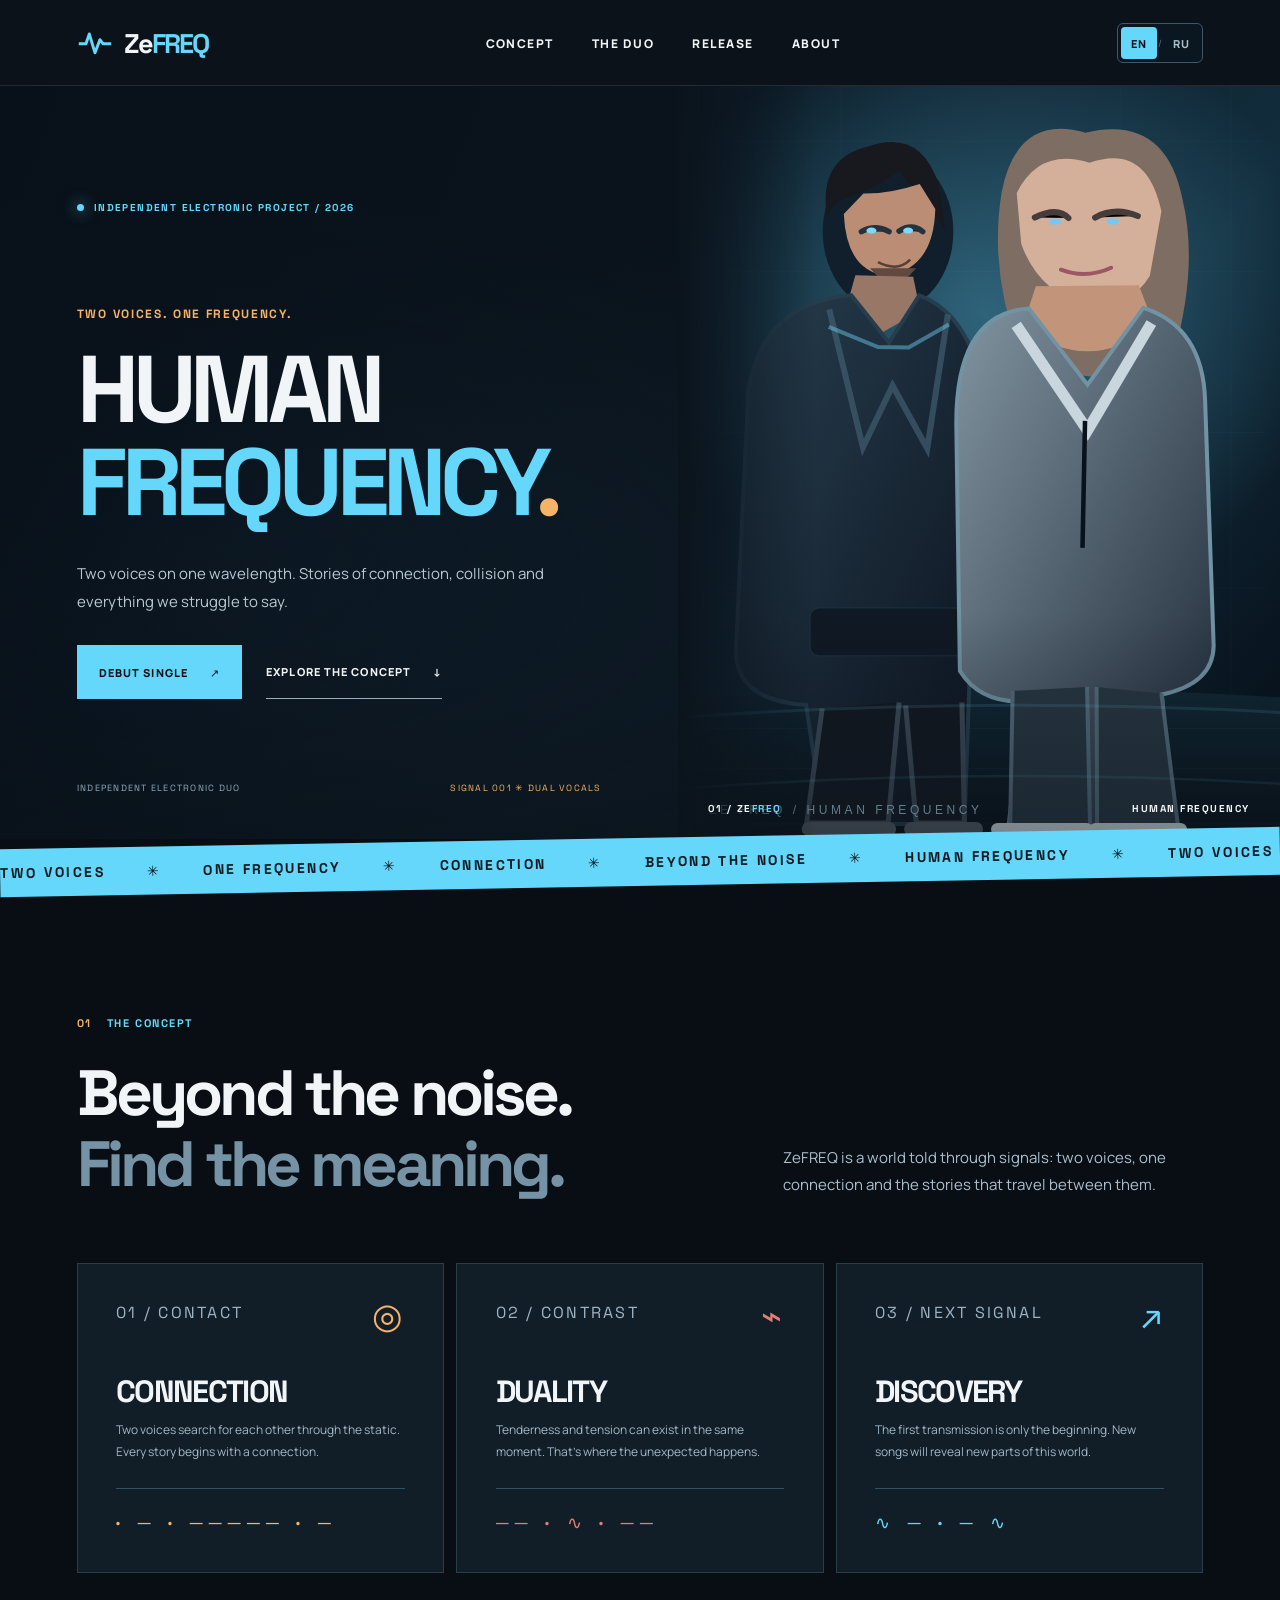
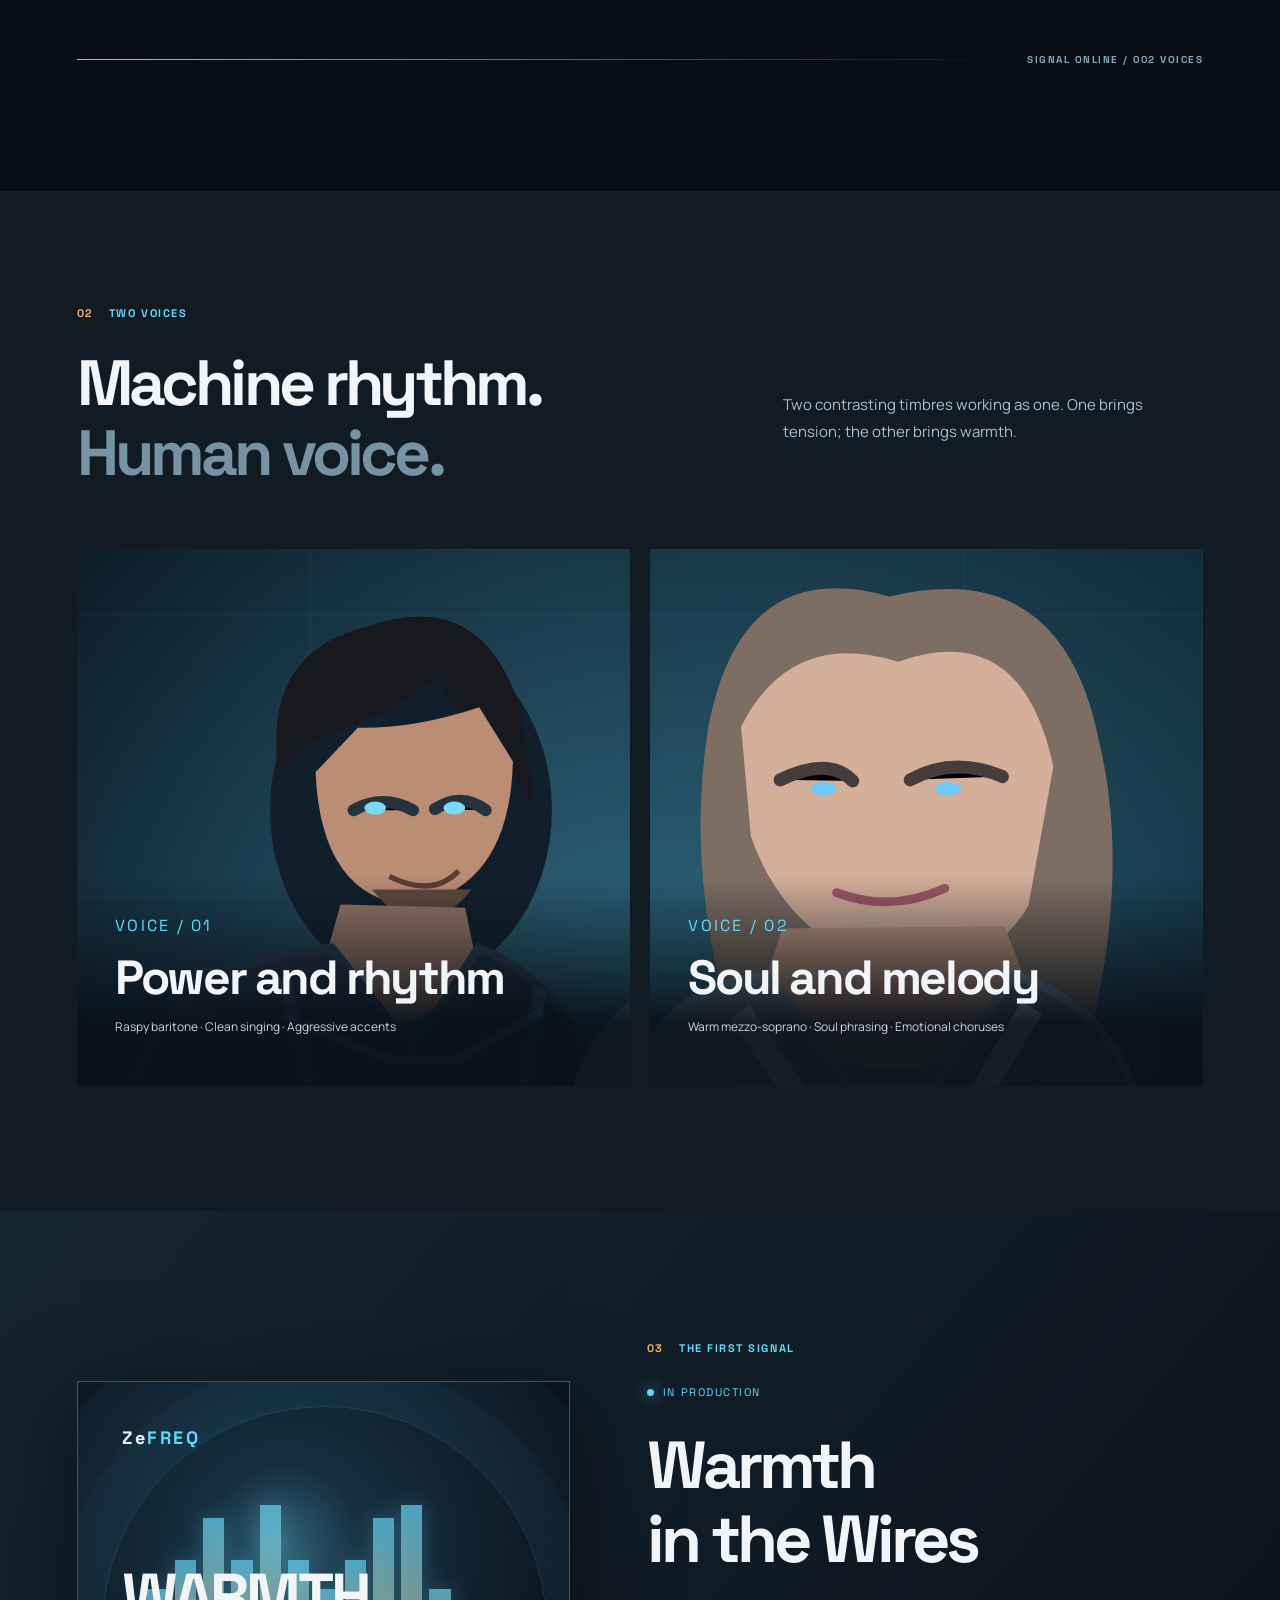
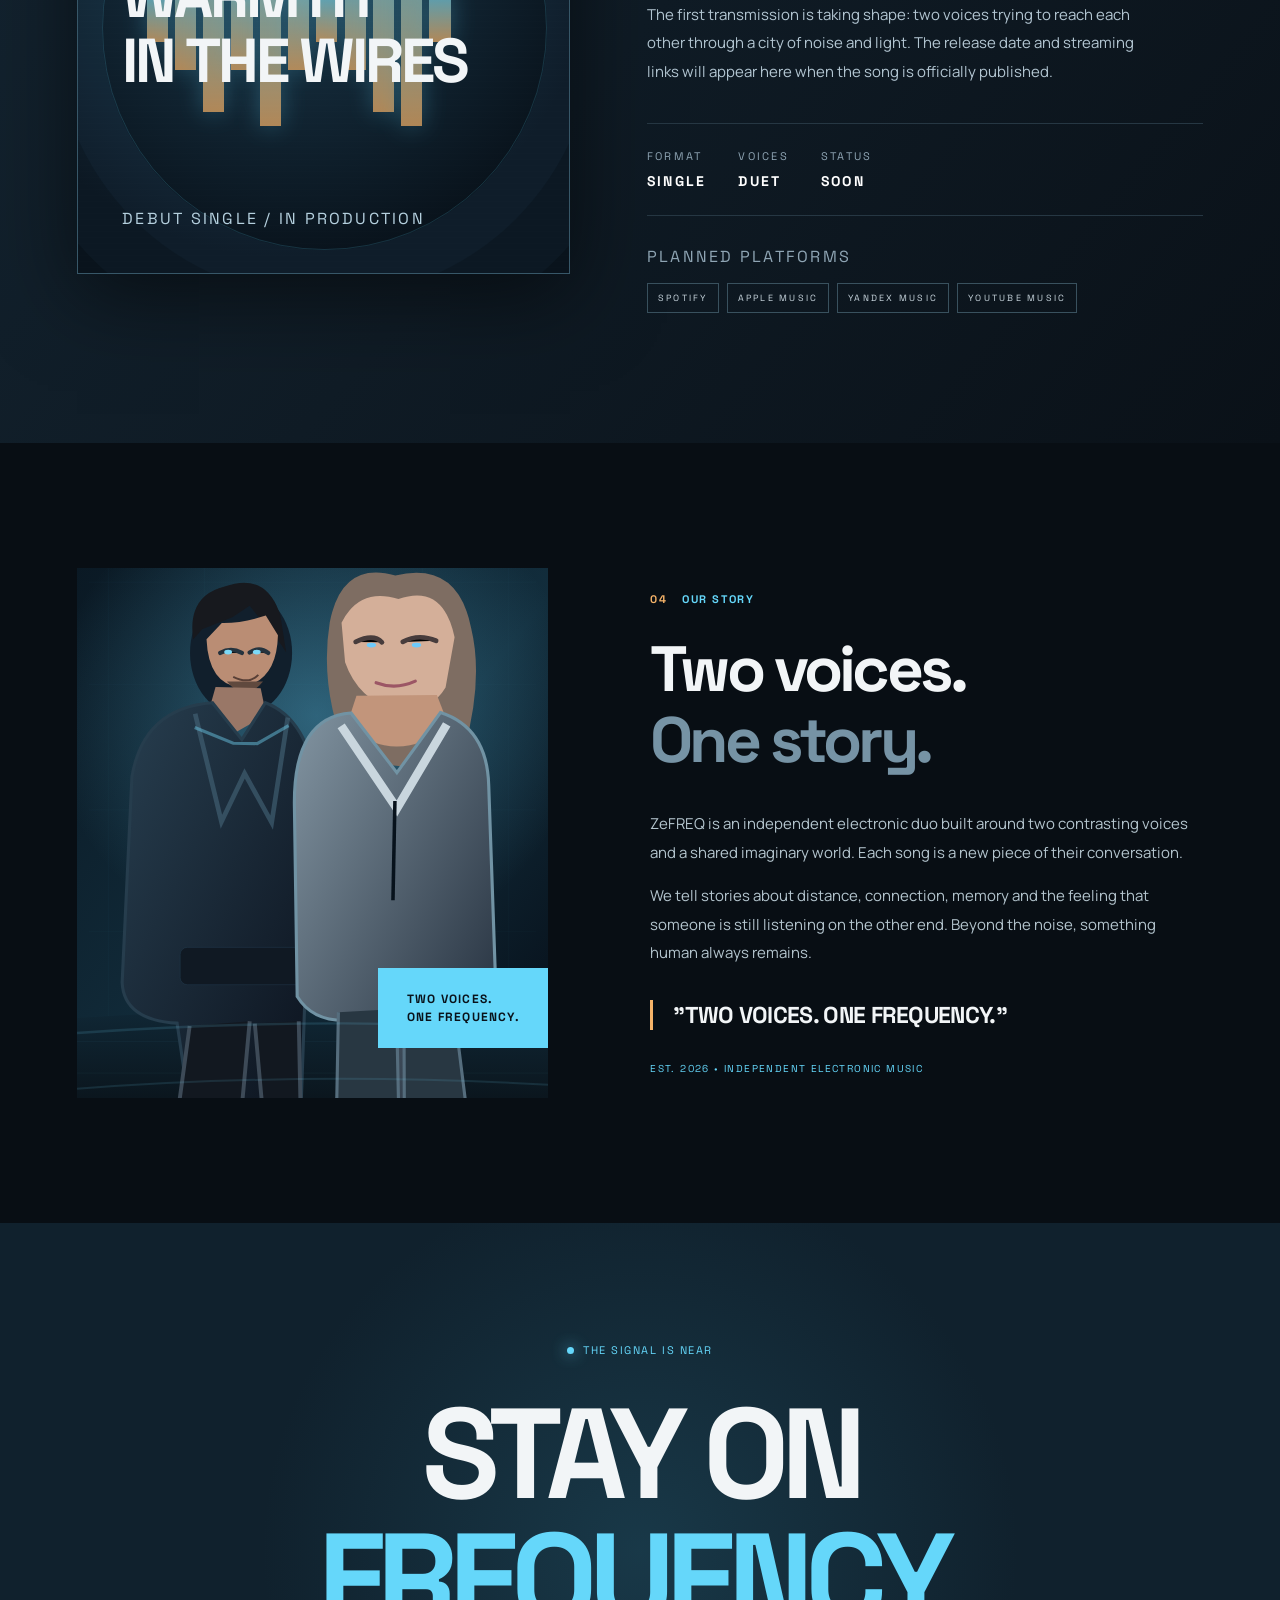
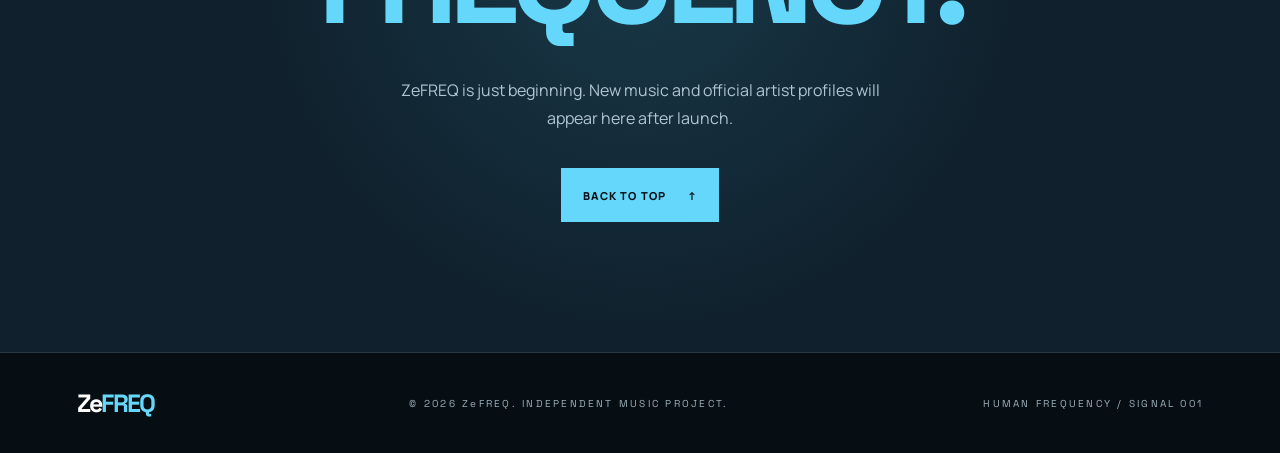
<file: index.html>
<!doctype html>
<html lang="en">
<head>
  <meta charset="utf-8">
  <meta name="viewport" content="width=device-width, initial-scale=1">
  <meta name="theme-color" content="#080f16">
  <meta name="description" content="ZeFREQ — an independent electronic duo. Two voices. One frequency. Beyond the noise, find the meaning.">
  <meta property="og:type" content="website">
  <meta property="og:title" content="ZeFREQ — Human Frequency">
  <meta property="og:description" content="Two voices. One frequency. Discover ZeFREQ, a world of connection, contrast and sound.">
  <link rel="canonical" href="https://justsmokeadfly.github.io/ZeFREQ/">
  <link rel="alternate" hreflang="en" href="https://justsmokeadfly.github.io/ZeFREQ/">
  <link rel="alternate" hreflang="ru" href="https://justsmokeadfly.github.io/ZeFREQ/ru/">
  <link rel="alternate" hreflang="x-default" href="https://justsmokeadfly.github.io/ZeFREQ/">
  <meta property="og:url" content="https://justsmokeadfly.github.io/ZeFREQ/">
  <meta property="og:locale" content="en_US">
  <meta property="og:locale:alternate" content="ru_RU">
  <meta property="og:image" content="https://justsmokeadfly.github.io/ZeFREQ/assets/og-card.png">
  <meta property="og:image:type" content="image/png">
  <meta property="og:image:width" content="1200">
  <meta property="og:image:height" content="630">
  <meta property="og:image:alt" content="ZeFREQ — Two voices. One frequency.">
  <meta name="twitter:card" content="summary_large_image">
  <meta name="twitter:image" content="https://justsmokeadfly.github.io/ZeFREQ/assets/og-card.png">
  <meta name="color-scheme" content="dark">
  <title>ZeFREQ — Human Frequency</title>
  <link rel="icon" href="assets/favicon.svg" type="image/svg+xml">
  <link rel="preconnect" href="https://fonts.googleapis.com">
  <link rel="preconnect" href="https://fonts.gstatic.com" crossorigin>
  <link rel="stylesheet" href="https://fonts.googleapis.com/css2?family=Manrope:wght@400;500;600;700;800&family=Space+Grotesk:wght@400;500;600;700&display=swap">
  <link rel="stylesheet" href="styles.css">
  <script type="application/ld+json">{"@context":"https://schema.org","@type":"MusicGroup","name":"ZeFREQ","url":"https://justsmokeadfly.github.io/ZeFREQ/","description":"Independent electronic duo. Two voices. One frequency.","foundingDate":"2026","image":"https://justsmokeadfly.github.io/ZeFREQ/assets/og-card.png"}</script>
  <script defer src="app.js"></script>
</head>
<body>
  <a class="skip-link" href="#content" data-i18n="skip">Skip to content</a>
  <div class="site-shell">
    <header class="site-header" id="top">
      <div class="header-inner wrap">
        <a class="brand" href="#top" aria-label="ZeFREQ — back to top">
          <svg class="brand-icon" viewBox="0 0 44 44" aria-hidden="true"><path d="M4 23h7l4-12 7 23 6-16 4 5h8" fill="none" stroke="currentColor" stroke-width="3.6" stroke-linejoin="round" stroke-linecap="square"/></svg>
          <span>Ze<span class="accent">FREQ</span></span>
        </a>
        <nav class="nav" id="primary-nav" aria-label="Main navigation">
          <a href="#sound" data-i18n="navSound">Concept</a>
          <a href="#artists" data-i18n="navDuo">The duo</a>
          <a href="#release" data-i18n="navRelease">Release</a>
          <a href="#about" data-i18n="navAbout">About</a>
        </nav>
        <div class="header-actions">
          <div class="lang-switch" role="group" aria-label="Site language"><a class="lang-option" href="./" lang="en" hreflang="en" aria-label="English" aria-current="page" data-lang="en">EN</a><span class="lang-separator" aria-hidden="true">/</span><a class="lang-option" href="ru/" lang="ru" hreflang="ru" aria-label="Русский" data-lang="ru">RU</a></div>
          <button class="menu-toggle" type="button" aria-controls="primary-nav" aria-expanded="false" aria-label="Open menu">
            <span></span><span></span><span></span>
          </button>
        </div>
      </div>
    </header>

    <main id="content">
      <section class="hero" aria-labelledby="hero-title">
        <div class="hero-light" aria-hidden="true"></div>
        <div class="hero-copy wrap">
          <div class="eyebrow"><span class="pulse-dot"></span> <span data-i18n="heroEyebrow">INDEPENDENT ELECTRONIC PROJECT / 2026</span></div>
          <div class="hero-title-box">
            <p class="overline" data-i18n="heroTiny">TWO VOICES. ONE FREQUENCY.</p>
            <h1 id="hero-title">HUMAN<br><em>FREQUENCY<span class="title-period">.</span></em></h1>
            <p class="hero-lead" data-i18n="heroLead">Two voices on one wavelength. Stories of connection, collision and everything we struggle to say.</p>
            <div class="hero-ctas">
              <a class="button button-primary" href="#release"><span data-i18n="discover">Debut single</span><span aria-hidden="true">↗</span></a>
              <a class="button button-text" href="#sound"><span data-i18n="explore">Explore the concept</span><span aria-hidden="true">↓</span></a>
            </div>
          </div>
          <div class="hero-foot"><span>INDEPENDENT ELECTRONIC DUO</span><span class="hero-foot-right">SIGNAL 001 <span aria-hidden="true">✳</span> DUAL VOCALS</span></div>
        </div>
        <div class="hero-image">
          <img src="assets/duo.svg" width="1200" height="1500" alt="Concept artwork of the two ZeFREQ vocalists" fetchpriority="high" decoding="async">
          <div class="image-caption"><span>01 / ZE<span class="accent">FREQ</span></span><span>HUMAN FREQUENCY</span></div>
        </div>
        <span class="hero-outline" aria-hidden="true">01 / SIGNAL FOUND</span>
      </section>

      <div class="ticker" aria-label="ZeFREQ transmission"><div class="ticker-track" aria-hidden="true">
        <span>TWO VOICES</span><i>✳</i><span>ONE FREQUENCY</span><i>✳</i><span>CONNECTION</span><i>✳</i><span>BEYOND THE NOISE</span><i>✳</i><span>HUMAN FREQUENCY</span><i>✳</i>
        <span>TWO VOICES</span><i>✳</i><span>ONE FREQUENCY</span><i>✳</i><span>CONNECTION</span><i>✳</i><span>BEYOND THE NOISE</span><i>✳</i>
      </div></div>

            <section class="section wrap sound-section" id="sound" aria-labelledby="sound-title">
        <div class="section-head">
          <div><div class="section-label"><span class="index">01</span><span data-i18n="soundLabel">THE CONCEPT</span></div><h2 id="sound-title" data-i18n="soundTitle">Beyond the noise.<br><span class='muted'>Find the meaning.</span></h2></div>
          <p class="section-intro" data-i18n="soundIntro">ZeFREQ is a world told through signals: two voices, one connection and the stories that travel between them.</p>
        </div>
        <div class="sound-grid">
          <article class="sound-card soul">
            <div class="sound-card-top"><span>01 / CONTACT</span><span class="sound-glyph" aria-hidden="true">◎</span></div>
            <h3>CONNECTION</h3>
            <p data-i18n="soulDesc">Two voices search for each other through the static. Every story begins with a connection.</p>
            <div class="signal-pattern" aria-hidden="true">· ─ · ───── · ─</div>
          </article>
          <article class="sound-card industrial">
            <div class="sound-card-top"><span>02 / CONTRAST</span><span class="sound-glyph" aria-hidden="true">⌁</span></div>
            <h3>DUALITY</h3>
            <p data-i18n="industrialDesc">Tenderness and tension can exist in the same moment. That's where the unexpected happens.</p>
            <div class="signal-pattern" aria-hidden="true">── · ∿ · ──</div>
          </article>
          <article class="sound-card bass">
            <div class="sound-card-top"><span>03 / NEXT SIGNAL</span><span class="sound-glyph" aria-hidden="true">↗</span></div>
            <h3>DISCOVERY</h3>
            <p data-i18n="bassDesc">The first transmission is only the beginning. New songs will reveal new parts of this world.</p>
            <div class="signal-pattern" aria-hidden="true">∿ ─ · ─ ∿</div>
          </article>
        </div>
        <div class="wave-divider" aria-hidden="true"><span class="wave-line"></span><span class="wave-tick">SIGNAL ONLINE / 002 VOICES</span></div>
      </section>

      <section class="artists-section" id="artists" aria-labelledby="artists-title">
        <div class="wrap">
          <div class="section-label"><span class="index">02</span><span data-i18n="duoLabel">TWO VOICES</span></div>
          <div class="artists-heading"><h2 id="artists-title" data-i18n="duoTitle">Machine rhythm.<br><span class='muted'>Human voice.</span></h2><p data-i18n="duoIntro">Two contrasting timbres working as one. One brings tension; the other brings warmth.</p></div>
          <div class="artist-grid">
            <article class="artist-card"><img src="assets/male.svg" width="720" height="960" alt="Concept artwork of the male ZeFREQ vocalist" loading="lazy" decoding="async"><div class="artist-overlay"><span class="artist-number">VOICE / 01</span><h3 data-i18n="maleRole">Power and rhythm</h3><p data-i18n="maleDesc">Raspy baritone · Clean singing · Aggressive accents</p></div></article>
            <article class="artist-card"><img src="assets/female.svg" width="720" height="960" alt="Concept artwork of the female ZeFREQ vocalist" loading="lazy" decoding="async"><div class="artist-overlay"><span class="artist-number">VOICE / 02</span><h3 data-i18n="femaleRole">Soul and melody</h3><p data-i18n="femaleDesc">Warm mezzo-soprano · Soul phrasing · Emotional choruses</p></div></article>
          </div>
        </div>
      </section>

      <section class="release-section" id="release" aria-labelledby="release-title"><div class="wrap release-grid">
        <div class="release-art" role="img" aria-label="Concept artwork for the debut single, not the official cover"><div class="release-noise"></div><div class="release-frequency" aria-hidden="true"><span></span><span></span><span></span><span></span><span></span><span></span><span></span><span></span><span></span><span></span><span></span></div><span class="release-art-logo">Ze<span>FREQ</span></span><span class="release-art-name">WARMTH<br>IN THE WIRES</span><span class="release-art-footer">DEBUT SINGLE / IN PRODUCTION</span></div>
        <div class="release-info"><div class="section-label"><span class="index">03</span><span data-i18n="releaseLabel">THE FIRST SIGNAL</span></div><div class="small-status"><span class="pulse-dot"></span><span data-i18n="inProduction">IN PRODUCTION</span></div><h2 id="release-title" data-i18n="releaseTitle">Warmth<br>in the Wires</h2><p data-i18n="releaseText">The first transmission is taking shape: two voices trying to reach each other through a city of noise and light. The release date and streaming links will appear here when the song is officially published.</p><div class="release-meta"><div><span data-i18n="releaseFormat">FORMAT</span><strong>SINGLE</strong></div><div><span data-i18n="releaseTempo">VOICES</span><strong>DUET</strong></div><div><span data-i18n="releaseStatus">STATUS</span><strong data-i18n="soon">SOON</strong></div></div><div class="platforms" aria-label="Planned streaming platforms"><span data-i18n="planned">PLANNED PLATFORMS</span><div><span>SPOTIFY</span><span>APPLE MUSIC</span><span>YANDEX MUSIC</span><span>YOUTUBE MUSIC</span></div></div></div>
      </div></section>

      <section class="about-section wrap" id="about"><div class="about-grid"><div class="about-photo"><img src="assets/duo.svg" width="1200" height="1500" alt="Concept artwork of the ZeFREQ electronic duo" loading="lazy" decoding="async"><div class="photo-sticker">TWO VOICES.<br>ONE FREQUENCY.</div></div><div class="about-content"><div class="section-label"><span class="index">04</span><span data-i18n="aboutLabel">OUR STORY</span></div><h2 data-i18n="aboutTitle">Two voices.<br><span class='muted'>One story.</span></h2><p data-i18n="aboutP1">ZeFREQ is an independent electronic duo built around two contrasting voices and a shared imaginary world. Each song is a new piece of their conversation.</p><p data-i18n="aboutP2">We tell stories about distance, connection, memory and the feeling that someone is still listening on the other end. Beyond the noise, something human always remains.</p><blockquote>"TWO VOICES. ONE FREQUENCY."</blockquote><div class="about-meta">EST. 2026 <span>•</span> INDEPENDENT ELECTRONIC MUSIC</div></div></div></section>

      <section class="end-section"><div class="wrap end-inner"><div class="end-eyebrow"><span class="pulse-dot"></span><span data-i18n="endEyebrow">THE SIGNAL IS NEAR</span></div><h2>STAY ON<br><em>FREQUENCY.</em></h2><p data-i18n="endText">ZeFREQ is just beginning. New music and official artist profiles will appear here after launch.</p><a class="button button-primary" href="#top"><span data-i18n="backTop">Back to top</span><span aria-hidden="true">↑</span></a></div></section>
    </main>
    <footer class="site-footer"><div class="wrap footer-inner"><a class="footer-logo" href="#top">Ze<span>FREQ</span></a><span>© <span id="year">2026</span> ZeFREQ. INDEPENDENT MUSIC PROJECT.</span><span>HUMAN FREQUENCY / SIGNAL 001</span></div></footer>
  </div>
</body>
</html>
</file>
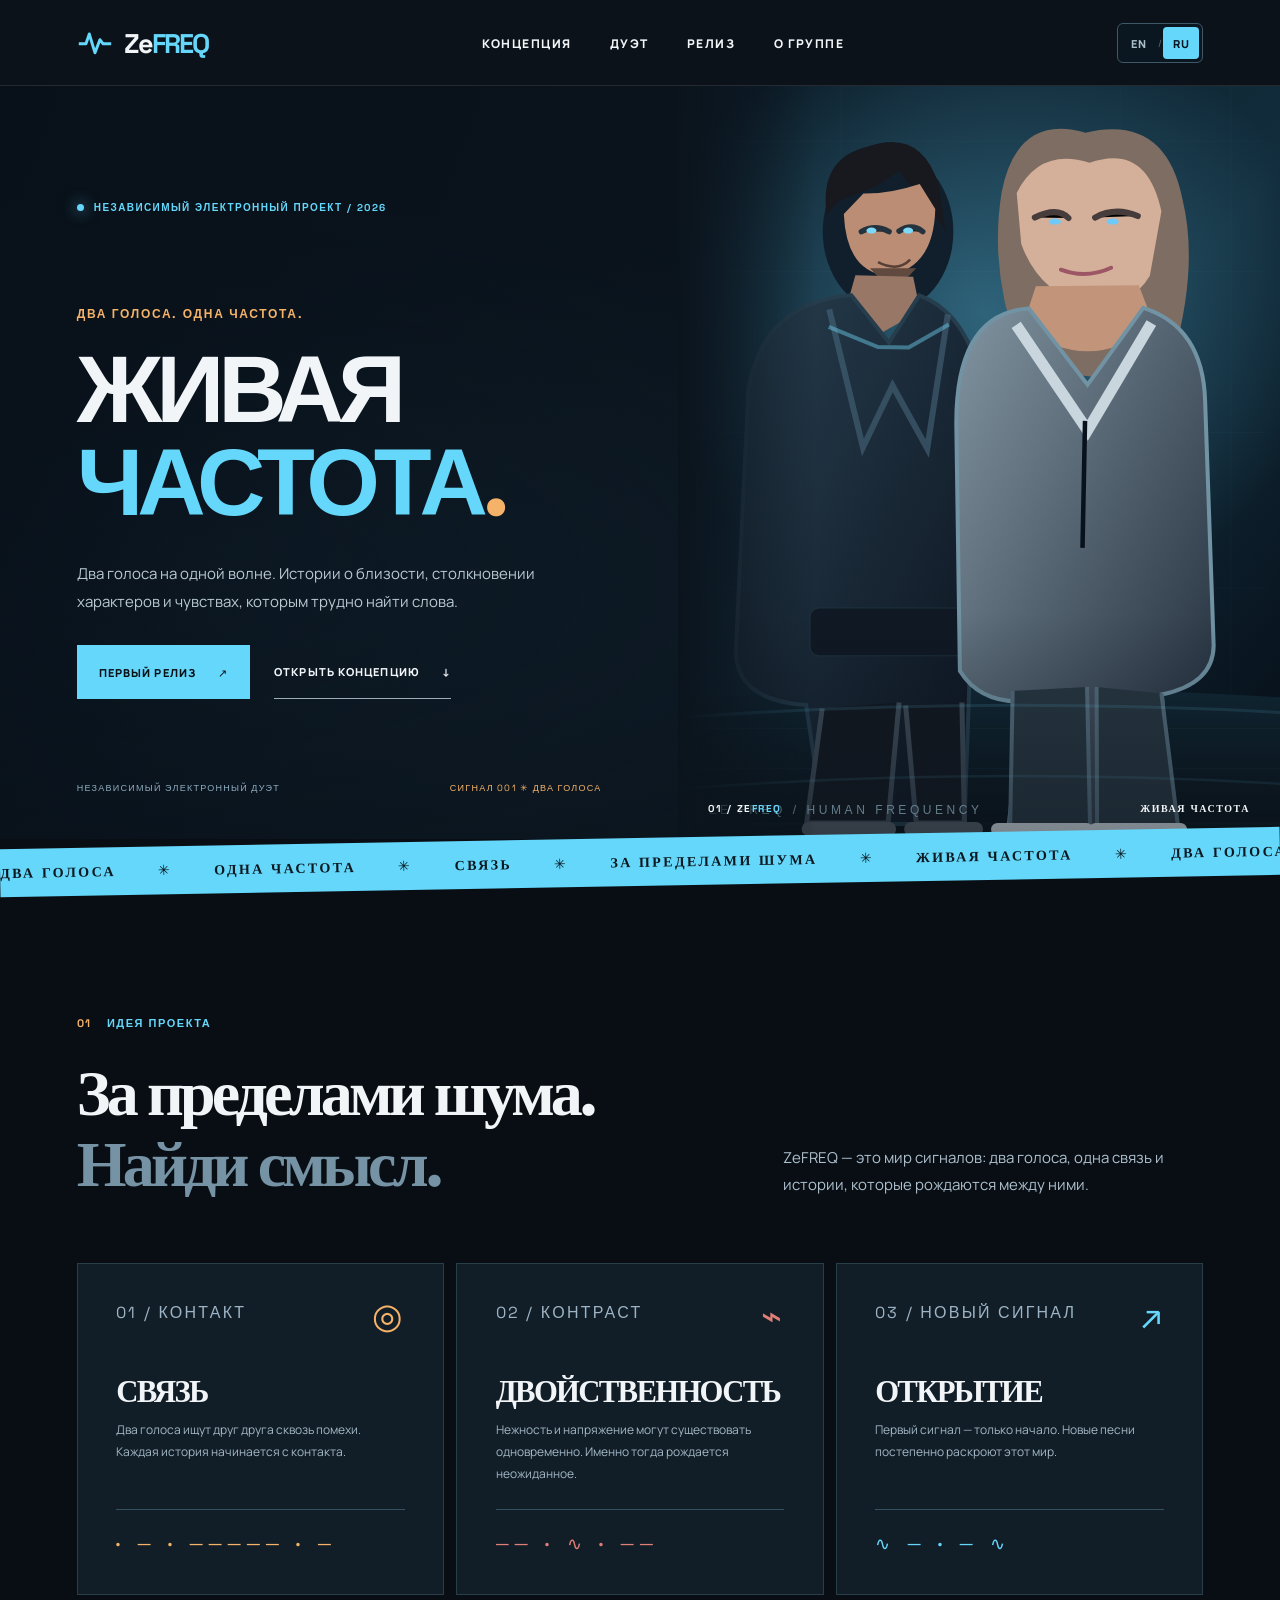
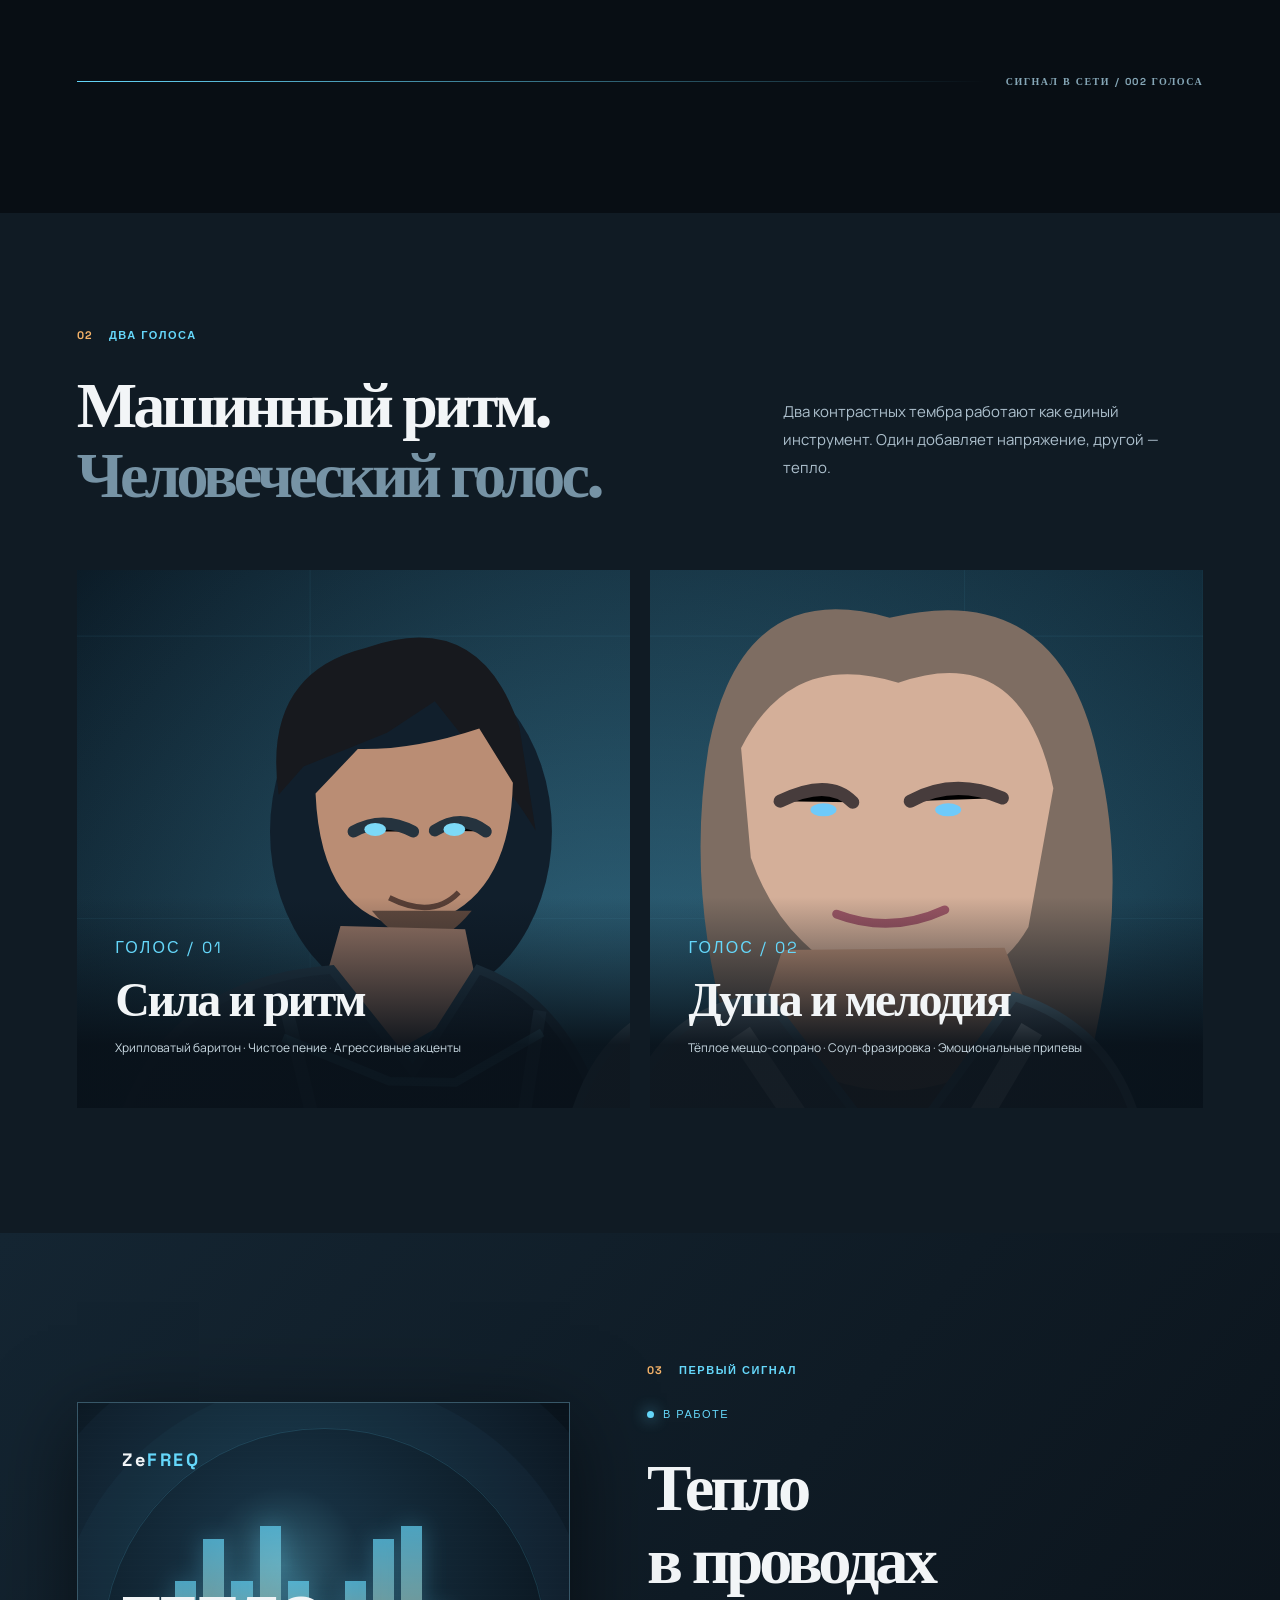
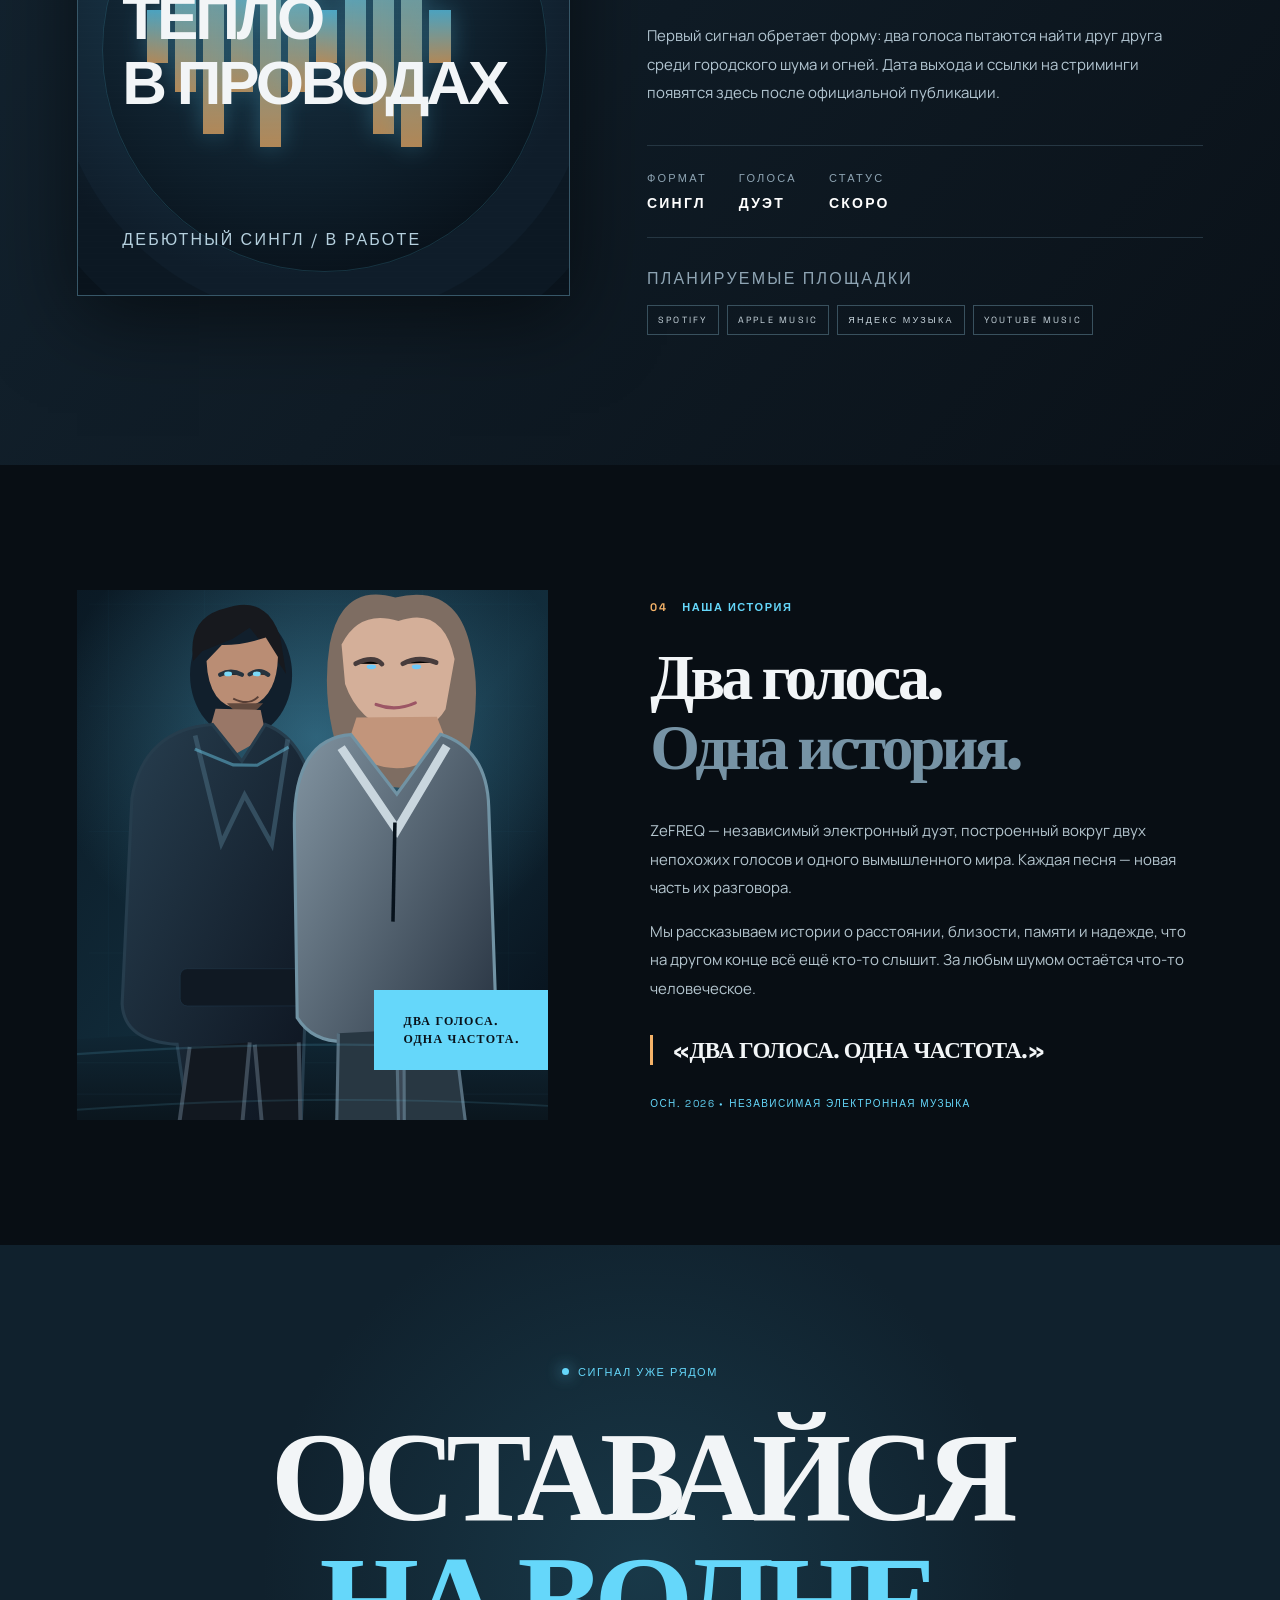
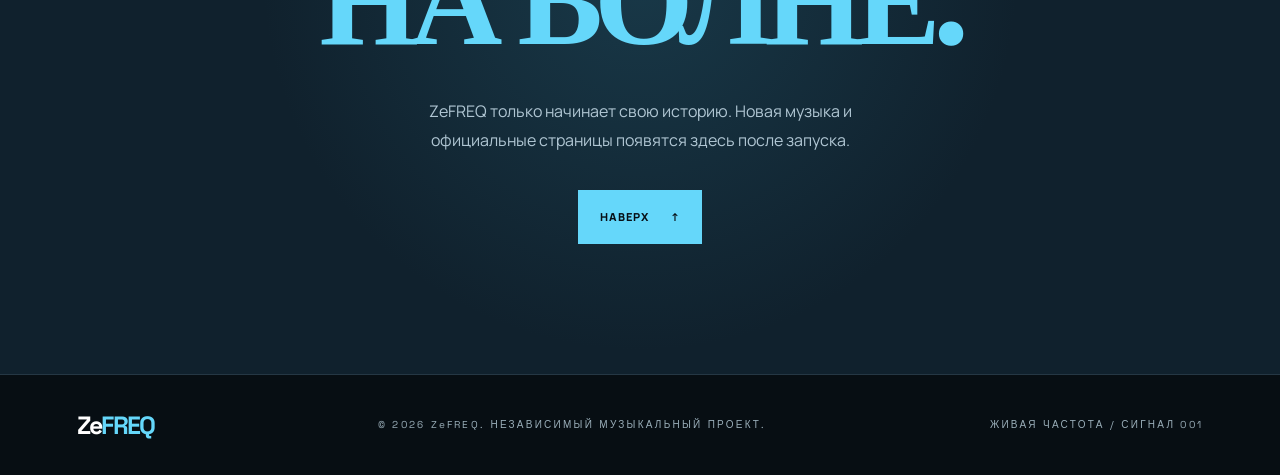
<file: ru/index.html>
<!doctype html>
<html lang="ru">
<head>
  <meta charset="utf-8">
  <meta name="viewport" content="width=device-width, initial-scale=1">
  <meta name="theme-color" content="#080f16">
  <meta name="description" content="ZeFREQ — независимый электронный дуэт. Два голоса. Одна частота. Истории о связи и чувствах за пределами шума.">
  <meta property="og:type" content="website">
  <meta property="og:title" content="ZeFREQ — Живая частота">
  <meta property="og:description" content="Два голоса. Одна частота. Мир ZeFREQ — истории близости, противоположностей и звука.">
  <link rel="canonical" href="https://justsmokeadfly.github.io/ZeFREQ/ru/">
  <link rel="alternate" hreflang="en" href="https://justsmokeadfly.github.io/ZeFREQ/">
  <link rel="alternate" hreflang="ru" href="https://justsmokeadfly.github.io/ZeFREQ/ru/">
  <link rel="alternate" hreflang="x-default" href="https://justsmokeadfly.github.io/ZeFREQ/">
  <meta property="og:url" content="https://justsmokeadfly.github.io/ZeFREQ/ru/">
  <meta property="og:locale" content="ru_RU">
  <meta property="og:locale:alternate" content="en_US">
  <meta property="og:image" content="https://justsmokeadfly.github.io/ZeFREQ/assets/og-card.png">
  <meta property="og:image:type" content="image/png">
  <meta property="og:image:width" content="1200">
  <meta property="og:image:height" content="630">
  <meta property="og:image:alt" content="ZeFREQ — Два голоса. Одна частота.">
  <meta name="twitter:card" content="summary_large_image">
  <meta name="twitter:image" content="https://justsmokeadfly.github.io/ZeFREQ/assets/og-card.png">
  <meta name="color-scheme" content="dark">
  <title>ZeFREQ — Живая частота</title>
  <link rel="icon" href="../assets/favicon.svg" type="image/svg+xml">
  <link rel="preconnect" href="https://fonts.googleapis.com">
  <link rel="preconnect" href="https://fonts.gstatic.com" crossorigin>
  <link rel="stylesheet" href="https://fonts.googleapis.com/css2?family=Manrope:wght@400;500;600;700;800&family=Space+Grotesk:wght@400;500;600;700&display=swap">
  <link rel="stylesheet" href="../styles.css">
  <script type="application/ld+json">{"@context":"https://schema.org","@type":"MusicGroup","name":"ZeFREQ","url":"https://justsmokeadfly.github.io/ZeFREQ/","description":"Независимый электронный дуэт. Два голоса. Одна частота.","foundingDate":"2026","image":"https://justsmokeadfly.github.io/ZeFREQ/assets/og-card.png"}</script>
  <script defer src="../app.js"></script>
</head>
<body>
  <a class="skip-link" href="#content" data-i18n="skip">К основному содержимому</a>
  <div class="site-shell">
    <header class="site-header" id="top">
      <div class="header-inner wrap">
        <a class="brand" href="#top" aria-label="ZeFREQ — наверх">
          <svg class="brand-icon" viewBox="0 0 44 44" aria-hidden="true"><path d="M4 23h7l4-12 7 23 6-16 4 5h8" fill="none" stroke="currentColor" stroke-width="3.6" stroke-linejoin="round" stroke-linecap="square"/></svg>
          <span>Ze<span class="accent">FREQ</span></span>
        </a>
        <nav class="nav" id="primary-nav" aria-label="Главная навигация">
          <a href="#sound" data-i18n="navSound">Концепция</a>
          <a href="#artists" data-i18n="navDuo">Дуэт</a>
          <a href="#release" data-i18n="navRelease">Релиз</a>
          <a href="#about" data-i18n="navAbout">О группе</a>
        </nav>
        <div class="header-actions">
          <div class="lang-switch" role="group" aria-label="Язык сайта"><a class="lang-option" href="../" lang="en" hreflang="en" aria-label="English" data-lang="en">EN</a><span class="lang-separator" aria-hidden="true">/</span><a class="lang-option" href="./" lang="ru" hreflang="ru" aria-label="Русский" aria-current="page" data-lang="ru">RU</a></div>
          <button class="menu-toggle" type="button" aria-controls="primary-nav" aria-expanded="false" aria-label="Открыть меню">
            <span></span><span></span><span></span>
          </button>
        </div>
      </div>
    </header>

    <main id="content">
      <section class="hero" aria-labelledby="hero-title">
        <div class="hero-light" aria-hidden="true"></div>
        <div class="hero-copy wrap">
          <div class="eyebrow"><span class="pulse-dot"></span> <span data-i18n="heroEyebrow">НЕЗАВИСИМЫЙ ЭЛЕКТРОННЫЙ ПРОЕКТ / 2026</span></div>
          <div class="hero-title-box">
            <p class="overline" data-i18n="heroTiny">ДВА ГОЛОСА. ОДНА ЧАСТОТА.</p>
            <h1 id="hero-title">ЖИВАЯ<br><em>ЧАСТОТА<span class="title-period">.</span></em></h1>
            <p class="hero-lead" data-i18n="heroLead">Два голоса на одной волне. Истории о близости, столкновении характеров и чувствах, которым трудно найти слова.</p>
            <div class="hero-ctas">
              <a class="button button-primary" href="#release"><span data-i18n="discover">Первый релиз</span><span aria-hidden="true">↗</span></a>
              <a class="button button-text" href="#sound"><span data-i18n="explore">Открыть концепцию</span><span aria-hidden="true">↓</span></a>
            </div>
          </div>
          <div class="hero-foot"><span>НЕЗАВИСИМЫЙ ЭЛЕКТРОННЫЙ ДУЭТ</span><span class="hero-foot-right">СИГНАЛ 001 <span aria-hidden="true">✳</span> ДВА ГОЛОСА</span></div>
        </div>
        <div class="hero-image">
          <img src="../assets/duo.svg" width="1200" height="1500" alt="Концепт-арт двух вокалистов ZeFREQ" fetchpriority="high" decoding="async">
          <div class="image-caption"><span>01 / ZE<span class="accent">FREQ</span></span><span>ЖИВАЯ ЧАСТОТА</span></div>
        </div>
        <span class="hero-outline" aria-hidden="true">01 / СИГНАЛ НАЙДЕН</span>
      </section>

      <div class="ticker" aria-label="Сигнал ZeFREQ"><div class="ticker-track" aria-hidden="true">
        <span>ДВА ГОЛОСА</span><i>✳</i><span>ОДНА ЧАСТОТА</span><i>✳</i><span>СВЯЗЬ</span><i>✳</i><span>ЗА ПРЕДЕЛАМИ ШУМА</span><i>✳</i><span>ЖИВАЯ ЧАСТОТА</span><i>✳</i>
        <span>ДВА ГОЛОСА</span><i>✳</i><span>ОДНА ЧАСТОТА</span><i>✳</i><span>СВЯЗЬ</span><i>✳</i><span>ЗА ПРЕДЕЛАМИ ШУМА</span><i>✳</i>
      </div></div>

            <section class="section wrap sound-section" id="sound" aria-labelledby="sound-title">
        <div class="section-head">
          <div><div class="section-label"><span class="index">01</span><span data-i18n="soundLabel">ИДЕЯ ПРОЕКТА</span></div><h2 id="sound-title" data-i18n="soundTitle">За пределами шума.<br><span class='muted'>Найди смысл.</span></h2></div>
          <p class="section-intro" data-i18n="soundIntro">ZeFREQ — это мир сигналов: два голоса, одна связь и истории, которые рождаются между ними.</p>
        </div>
        <div class="sound-grid">
          <article class="sound-card soul">
            <div class="sound-card-top"><span>01 / КОНТАКТ</span><span class="sound-glyph" aria-hidden="true">◎</span></div>
            <h3>СВЯЗЬ</h3>
            <p data-i18n="soulDesc">Два голоса ищут друг друга сквозь помехи. Каждая история начинается с контакта.</p>
            <div class="signal-pattern" aria-hidden="true">· ─ · ───── · ─</div>
          </article>
          <article class="sound-card industrial">
            <div class="sound-card-top"><span>02 / КОНТРАСТ</span><span class="sound-glyph" aria-hidden="true">⌁</span></div>
            <h3>ДВОЙСТВЕННОСТЬ</h3>
            <p data-i18n="industrialDesc">Нежность и напряжение могут существовать одновременно. Именно тогда рождается неожиданное.</p>
            <div class="signal-pattern" aria-hidden="true">── · ∿ · ──</div>
          </article>
          <article class="sound-card bass">
            <div class="sound-card-top"><span>03 / НОВЫЙ СИГНАЛ</span><span class="sound-glyph" aria-hidden="true">↗</span></div>
            <h3>ОТКРЫТИЕ</h3>
            <p data-i18n="bassDesc">Первый сигнал — только начало. Новые песни постепенно раскроют этот мир.</p>
            <div class="signal-pattern" aria-hidden="true">∿ ─ · ─ ∿</div>
          </article>
        </div>
        <div class="wave-divider" aria-hidden="true"><span class="wave-line"></span><span class="wave-tick">СИГНАЛ В СЕТИ / 002 ГОЛОСА</span></div>
      </section>

      <section class="artists-section" id="artists" aria-labelledby="artists-title">
        <div class="wrap">
          <div class="section-label"><span class="index">02</span><span data-i18n="duoLabel">ДВА ГОЛОСА</span></div>
          <div class="artists-heading"><h2 id="artists-title" data-i18n="duoTitle">Машинный ритм.<br><span class="muted">Человеческий голос.</span></h2><p data-i18n="duoIntro">Два контрастных тембра работают как единый инструмент. Один добавляет напряжение, другой — тепло.</p></div>
          <div class="artist-grid">
            <article class="artist-card"><img src="../assets/male.svg" width="720" height="960" alt="Концепт-арт мужского вокалиста ZeFREQ" loading="lazy" decoding="async"><div class="artist-overlay"><span class="artist-number">ГОЛОС / 01</span><h3 data-i18n="maleRole">Сила и ритм</h3><p data-i18n="maleDesc">Хрипловатый баритон · Чистое пение · Агрессивные акценты</p></div></article>
            <article class="artist-card"><img src="../assets/female.svg" width="720" height="960" alt="Концепт-арт женской вокалистки ZeFREQ" loading="lazy" decoding="async"><div class="artist-overlay"><span class="artist-number">ГОЛОС / 02</span><h3 data-i18n="femaleRole">Душа и мелодия</h3><p data-i18n="femaleDesc">Тёплое меццо-сопрано · Соул-фразировка · Эмоциональные припевы</p></div></article>
          </div>
        </div>
      </section>

      <section class="release-section" id="release" aria-labelledby="release-title"><div class="wrap release-grid">
        <div class="release-art" role="img" aria-label="Концепт-арт дебютного сингла, не официальная обложка"><div class="release-noise"></div><div class="release-frequency" aria-hidden="true"><span></span><span></span><span></span><span></span><span></span><span></span><span></span><span></span><span></span><span></span><span></span></div><span class="release-art-logo">Ze<span>FREQ</span></span><span class="release-art-name">ТЕПЛО<br>В ПРОВОДАХ</span><span class="release-art-footer">ДЕБЮТНЫЙ СИНГЛ / В РАБОТЕ</span></div>
        <div class="release-info"><div class="section-label"><span class="index">03</span><span data-i18n="releaseLabel">ПЕРВЫЙ СИГНАЛ</span></div><div class="small-status"><span class="pulse-dot"></span><span data-i18n="inProduction">В РАБОТЕ</span></div><h2 id="release-title" data-i18n="releaseTitle">Тепло<br>в проводах</h2><p data-i18n="releaseText">Первый сигнал обретает форму: два голоса пытаются найти друг друга среди городского шума и огней. Дата выхода и ссылки на стриминги появятся здесь после официальной публикации.</p><div class="release-meta"><div><span data-i18n="releaseFormat">ФОРМАТ</span><strong>СИНГЛ</strong></div><div><span data-i18n="releaseTempo">ГОЛОСА</span><strong>ДУЭТ</strong></div><div><span data-i18n="releaseStatus">СТАТУС</span><strong data-i18n="soon">СКОРО</strong></div></div><div class="platforms" aria-label="Планируемые стриминговые площадки"><span data-i18n="planned">ПЛАНИРУЕМЫЕ ПЛОЩАДКИ</span><div><span>SPOTIFY</span><span>APPLE MUSIC</span><span>ЯНДЕКС МУЗЫКА</span><span>YOUTUBE MUSIC</span></div></div></div>
      </div></section>

      <section class="about-section wrap" id="about"><div class="about-grid"><div class="about-photo"><img src="../assets/duo.svg" width="1200" height="1500" alt="Концепт-арт электронного дуэта ZeFREQ" loading="lazy" decoding="async"><div class="photo-sticker">ДВА ГОЛОСА.<br>ОДНА ЧАСТОТА.</div></div><div class="about-content"><div class="section-label"><span class="index">04</span><span data-i18n="aboutLabel">НАША ИСТОРИЯ</span></div><h2 data-i18n="aboutTitle">Два голоса.<br><span class='muted'>Одна история.</span></h2><p data-i18n="aboutP1">ZeFREQ — независимый электронный дуэт, построенный вокруг двух непохожих голосов и одного вымышленного мира. Каждая песня — новая часть их разговора.</p><p data-i18n="aboutP2">Мы рассказываем истории о расстоянии, близости, памяти и надежде, что на другом конце всё ещё кто-то слышит. За любым шумом остаётся что-то человеческое.</p><blockquote>«ДВА ГОЛОСА. ОДНА ЧАСТОТА.»</blockquote><div class="about-meta">ОСН. 2026 <span>•</span> НЕЗАВИСИМАЯ ЭЛЕКТРОННАЯ МУЗЫКА</div></div></div></section>

      <section class="end-section"><div class="wrap end-inner"><div class="end-eyebrow"><span class="pulse-dot"></span><span data-i18n="endEyebrow">СИГНАЛ УЖЕ РЯДОМ</span></div><h2>ОСТАВАЙСЯ<br><em>НА ВОЛНЕ.</em></h2><p data-i18n="endText">ZeFREQ только начинает свою историю. Новая музыка и официальные страницы появятся здесь после запуска.</p><a class="button button-primary" href="#top"><span data-i18n="backTop">Наверх</span><span aria-hidden="true">↑</span></a></div></section>
    </main>
    <footer class="site-footer"><div class="wrap footer-inner"><a class="footer-logo" href="#top">Ze<span>FREQ</span></a><span>© <span id="year">2026</span> ZeFREQ. НЕЗАВИСИМЫЙ МУЗЫКАЛЬНЫЙ ПРОЕКТ.</span><span>ЖИВАЯ ЧАСТОТА / СИГНАЛ 001</span></div></footer>
  </div>
</body>
</html>
</file>
<file: styles.css>
:root{--bg:#080e14;--panel:#101b24;--panel2:#162631;--white:#f2f5f7;--muted:#9cadb8;--blue:#65d7fa;--amber:#f5b369;--line:#263743;--pad:clamp(24px,6vw,92px);font-synthesis:none}
*{box-sizing:border-box}html{scroll-behavior:smooth;scroll-padding-top:100px}body{margin:0;background:var(--bg);color:var(--white);font-family:Manrope,Arial,sans-serif}button,a{ -webkit-tap-highlight-color:transparent }a{color:inherit;text-decoration:none}button{font:inherit;cursor:pointer}button:focus-visible,a:focus-visible{outline:2px solid var(--blue);outline-offset:4px}::selection{color:#081019;background:var(--blue)}.wrap{width:min(1440px,100%);padding-left:var(--pad);padding-right:var(--pad);margin-inline:auto}.site-shell{overflow:hidden}.skip-link{position:absolute;top:-100px;left:20px;padding:12px 18px;background:var(--blue);color:#00121d;z-index:99}.skip-link:focus{top:20px}.site-header{height:86px;position:relative;z-index:10;background:#0b1219;box-shadow:inset 0 -1px #ffffff1a}.header-inner{display:flex;align-items:center;justify-content:space-between;height:100%;gap:22px}.brand,.footer-logo{font:700 27px 'Space Grotesk',sans-serif;letter-spacing:-.07em;white-space:nowrap}.brand{display:flex;align-items:center;gap:11px}.brand-icon{width:36px;height:36px;color:var(--blue)}.accent,.footer-logo span{color:var(--blue)}.nav{display:flex;align-items:center;gap:clamp(12px,3vw,42px)}.nav a{font-size:12px;text-transform:uppercase;font-weight:800;letter-spacing:.12em;transition:color .2s}.nav a:hover{color:var(--blue)}.header-actions{display:flex;align-items:center;gap:10px}.lang-toggle,.menu-toggle{color:var(--white);background:transparent;border:1px solid #3e5865;border-radius:4px;min-width:60px;height:38px;font-size:12px;font-weight:800}.lang-toggle:hover{border-color:var(--blue)}.lang-toggle span{color:var(--blue);margin-left:5px}.menu-toggle{display:none;min-width:42px;flex-direction:column;justify-content:center;align-items:center;gap:4px}.menu-toggle span{display:block;width:17px;height:2px;background:var(--white)}.hero{min-height:650px;display:grid;grid-template-columns:53% 47%;position:relative;background:radial-gradient(ellipse at 17% 65%,#17344666,transparent 56%),#0b141d}.hero-copy{width:100%;padding-top:clamp(70px,9vw,140px);padding-bottom:45px;position:relative;z-index:2}.hero-light{position:absolute;inset:0;pointer-events:none;background:linear-gradient(110deg,#081019 0%,transparent 65%)}.eyebrow,.section-label,.overline,.hero-foot,.sound-card-top,.artist-number,.small-status,.release-meta,.release-art-footer,.release-art-logo,.release-art-name,.about-meta,.end-eyebrow,.site-footer,.platforms{font-family:'Space Grotesk',sans-serif;letter-spacing:.14em}.eyebrow{font-size:10px;font-weight:700;color:var(--blue);display:flex;gap:10px;align-items:center}.pulse-dot{display:inline-block;width:7px;height:7px;background:var(--blue);border-radius:50%;box-shadow:0 0 15px var(--blue)}.hero-title-box{margin-top:92px}.overline{font-size:12px;font-weight:700;color:var(--amber);margin-bottom:22px}.hero h1{font:700 clamp(53px,7.4vw,128px)/.98 'Space Grotesk',sans-serif;letter-spacing:-.065em;margin:0;position:relative}.hero h1 em,.end-inner h2 em{color:var(--blue);font-style:normal}.title-period{color:var(--amber)}.hero-lead{max-width:520px;color:#b9c9d1;line-height:1.85;font-size:15px;margin:30px 0}.hero-ctas{display:flex;align-items:center;flex-wrap:wrap;gap:24px}.button{display:inline-flex;gap:22px;align-items:center;justify-content:space-between;min-height:54px;padding:15px 22px;font-weight:800;text-transform:uppercase;font-size:11px;letter-spacing:.1em;transition:transform .2s,background .2s}.button:hover{transform:translateY(-3px)}.button-primary{color:#071017;background:var(--blue)}.button-primary:hover{background:#a2eaff}.button-text{color:var(--white);border-bottom:1px solid var(--muted);padding-left:0;padding-right:0}.hero-foot{display:flex;justify-content:space-between;gap:12px;color:#8eacbe;margin-top:83px;font-size:9px}.hero-foot-right{color:var(--amber)}.hero-image{position:relative;min-width:0;min-height:650px;background:radial-gradient(circle at 60% 40%,#173c52,#08131f 60%)}.hero-image:after{content:"";position:absolute;inset:0;background:linear-gradient(90deg,#0b141d 0%,transparent 23%),linear-gradient(0deg,#0b141d77,transparent 30%);pointer-events:none}.hero-image img{width:100%;height:100%;object-fit:cover;object-position:center 33%;position:absolute;inset:0}.image-caption{position:absolute;bottom:24px;left:30px;right:30px;display:flex;justify-content:space-between;font:700 10px 'Space Grotesk';letter-spacing:.15em;z-index:2;color:var(--white)}.image-caption .accent{color:var(--blue)}.hero-outline{display:none}.ticker{background:var(--blue);color:#0b1820;transform:rotate(-1deg);position:relative;z-index:3;margin-top:-1px;overflow:hidden}.ticker-track{white-space:nowrap;display:flex;align-items:center;justify-content:space-around;gap:42px;padding:15px 0;font:800 14px 'Space Grotesk';letter-spacing:.17em}.ticker i{font-style:normal}.section{padding-top:130px;padding-bottom:125px}.section-label{display:flex;align-items:center;gap:15px;color:var(--blue);font-size:11px;font-weight:700;margin-bottom:28px}.section-label .index{color:var(--amber)}h2{font:700 clamp(40px,5vw,76px)/1.1 'Space Grotesk';letter-spacing:-.06em;margin:0}.muted{color:#7693a5}.section-head,.artists-heading{display:flex;justify-content:space-between;align-items:end;gap:40px}.section-intro,.artists-heading p{max-width:420px;margin:0;color:#adc0cd;font-size:15px;line-height:1.85}.sound-grid{display:grid;grid-template-columns:repeat(3,minmax(0,1fr));gap:12px;margin-top:64px}.sound-card{background:#111e28;border:1px solid #2a3e49;padding:clamp(22px,3vw,39px);min-height:275px;display:flex;flex-direction:column}.sound-card-top{font-size:10px;color:#9eb4c4;display:flex;justify-content:space-between}.sound-glyph{font-size:35px;line-height:.8;color:var(--blue)}.sound-card.soul .sound-glyph{color:var(--amber)}.sound-card.industrial .sound-glyph{color:#e07f76}.sound-card h3{font:700 clamp(22px,2.5vw,35px) 'Space Grotesk';letter-spacing:-.05em;margin:42px 0 8px}.sound-card h3 span{font-size:13px;color:var(--blue);letter-spacing:0}.sound-card p{font-size:12px;color:#a4b8c5;line-height:1.8;margin:0 0 25px}.card-bar{margin-top:auto;height:3px;background:#344d5d}.card-bar span{height:100%;display:block;background:var(--blue)}.sound-card.soul .card-bar span{background:var(--amber)}.sound-card.industrial .card-bar span{background:#e07f76}.wave-divider{display:flex;align-items:center;gap:20px;margin-top:80px;color:#86a7b7}.wave-line{height:1px;flex:1;background:linear-gradient(90deg,var(--blue),transparent)}.wave-tick{font:700 10px 'Space Grotesk';letter-spacing:.15em}.artists-section{background:#101b24;padding:115px 0 125px}.artists-heading{align-items:center}.artist-grid{display:grid;grid-template-columns:repeat(2,minmax(0,1fr));gap:20px;margin-top:60px}.artist-card{position:relative;height:clamp(360px,42vw,610px);overflow:hidden;background:#18303d}.artist-card img{width:100%;height:100%;object-fit:cover;object-position:center top;transition:transform .45s}.artist-card:hover img{transform:scale(1.03)}.artist-overlay{position:absolute;bottom:0;left:0;right:0;padding:clamp(22px,3vw,40px);background:linear-gradient(transparent,#081018ee 70%)}.artist-number{font-size:11px;color:var(--blue)}.artist-overlay h3{font:700 clamp(28px,4vw,48px)/1.1 'Space Grotesk';letter-spacing:-.05em;margin:16px 0 12px}.artist-overlay p{font-size:12px;color:#c9d9e2;line-height:1.6}.release-section{background:linear-gradient(130deg,#142532,#0a1118);padding:130px 0}.release-grid{display:grid;grid-template-columns:minmax(0,47fr) minmax(0,53fr);gap:clamp(38px,6vw,95px);align-items:center}.release-art{position:relative;aspect-ratio:1;background:radial-gradient(circle at 42% 33%,#315f72 0%,#162f40 18%,#09131c 72%);border:1px solid #375768;box-shadow:0 20px 80px #0008;overflow:hidden;padding:9%;display:flex;flex-direction:column;justify-content:space-between}.release-art:after{content:"";position:absolute;width:90%;height:90%;border:1px solid #5bcff02b;border-radius:50%;top:5%;left:5%;box-shadow:0 0 0 48px #59c7ef08,0 0 0 105px #59c7ef08;pointer-events:none}.release-noise{position:absolute;inset:0;background:repeating-linear-gradient(0deg,transparent 0px,transparent 5px,#ffffff07 6px);mix-blend-mode:overlay}.release-frequency{display:flex;align-items:center;gap:2%;height:45%;position:absolute;top:25%;left:14%;right:14%;opacity:.7}.release-frequency span{background:linear-gradient(#65d7fa,#f5b369);width:6%;height:24%;box-shadow:0 0 24px #65d7fa66}.release-frequency span:nth-child(3n){height:88%}.release-frequency span:nth-child(2n){height:50%}.release-frequency span:nth-child(5n){height:100%}.release-art-logo,.release-art-name,.release-art-footer{position:relative;z-index:1}.release-art-logo{font-weight:700;font-size:18px}.release-art-logo span{color:var(--blue)}.release-art-name{font-size:clamp(32px,5vw,62px);font-weight:700;line-height:1.05;letter-spacing:-.05em}.release-art-footer{font-size:9px;color:#b5d0de}.release-info{min-width:0}.small-status{font-size:11px;color:var(--blue);display:flex;gap:9px;align-items:center;margin:30px 0}.release-info h2{font-size:clamp(44px,5.2vw,80px)}.release-info>p{font-size:15px;line-height:1.9;color:#b3c6d2;max-width:520px;margin:25px 0 37px}.release-meta{display:flex;gap:32px;border-top:1px solid var(--line);border-bottom:1px solid var(--line);padding:25px 0}.release-meta div{display:flex;flex-direction:column;gap:9px}.release-meta span,.platforms>span{color:#8fa5b4;font-size:9px}.release-meta strong{color:#fff;font-size:14px}.platforms{margin-top:30px}.platforms>div{display:flex;gap:8px;flex-wrap:wrap;margin-top:16px}.platforms>div span{border:1px solid #39515e;color:#c9d6de;padding:8px 10px;font-size:9px}.about-section{padding:125px var(--pad)}.about-grid{display:grid;grid-template-columns:minmax(0,46fr) minmax(0,54fr);align-items:center;gap:clamp(40px,8vw,105px)}.about-photo{position:relative;min-height:530px;background:#142837;overflow:hidden}.about-photo img{position:absolute;inset:0;width:100%;height:100%;object-fit:cover}.photo-sticker{position:absolute;right:-1px;bottom:50px;background:var(--blue);color:#09121a;font:700 12px/1.5 'Space Grotesk';padding:22px 29px;letter-spacing:.1em}.about-content p{line-height:1.9;font-size:15px;color:#b4c5ce}.about-content h2{margin:20px 0 35px}.about-content blockquote{border-left:3px solid var(--amber);padding-left:20px;margin:32px 0;font:700 23px 'Space Grotesk';letter-spacing:-.03em}.about-meta{font-size:10px;color:var(--blue)}.end-section{background:radial-gradient(circle at 50% 45%,#204d6088,transparent 50%),#10212d;position:relative}.end-inner{text-align:center;padding-top:120px;padding-bottom:130px}.end-eyebrow{font-size:11px;color:var(--blue);display:flex;gap:9px;align-items:center;justify-content:center}.end-inner h2{font:700 clamp(60px,10vw,140px)/.97 'Space Grotesk';letter-spacing:-.07em;margin:35px 0}.end-inner p{max-width:520px;margin:0 auto 35px;color:#b0c6d3;line-height:1.8}.site-footer{background:#070e13;border-top:1px solid #253744}.footer-inner{min-height:100px;display:flex;justify-content:space-between;align-items:center;gap:20px;font-size:10px;color:#9aaeb9}.footer-logo{font-size:25px;color:white}
@media(max-width:1000px){.hero{grid-template-columns:54% 46%;min-height:580px}.hero-image{min-height:580px}.hero-title-box{margin-top:50px}.hero h1{font-size:clamp(50px,7.4vw,90px)}.hero-foot{margin-top:50px}.section-head,.artists-heading{align-items:start}.release-grid{gap:40px}.about-grid{gap:45px}}
@media(max-width:760px){:root{--pad:22px}.site-header{height:72px}.brand{font-size:24px}.brand-icon{width:30px}.menu-toggle{display:flex}.nav{display:none;position:absolute;top:72px;left:0;right:0;flex-direction:column;align-items:stretch;gap:0;padding:10px 22px 22px;background:#0d1821;border-bottom:1px solid #456070}.nav.open{display:flex}.nav a{padding:15px 0}.hero{display:flex;flex-direction:column-reverse;min-height:0}.hero-image{height:490px;min-height:0}.hero-image:after{background:linear-gradient(0deg,#0b141d 1%,transparent 60%)}.hero-copy{padding-top:36px;padding-bottom:35px}.hero-title-box{margin-top:30px}.hero h1{font-size:clamp(54px,11vw,90px)}.hero-lead{font-size:14px;line-height:1.75}.hero-foot{margin-top:42px;font-size:9px;flex-wrap:wrap}.ticker-track{min-width:150%;gap:20px;font-size:11px}.section,.artists-section,.release-section,.about-section{padding-top:76px;padding-bottom:80px}.section-head,.artists-heading{display:block}.section-head .section-intro,.artists-heading p{margin-top:24px}.sound-grid{grid-template-columns:1fr;gap:12px;margin-top:38px}.sound-card{min-height:195px}.sound-card h3{margin-top:20px}.wave-divider{margin-top:36px}.artist-grid{grid-template-columns:1fr;gap:18px;margin-top:36px}.artist-card{height:460px}.release-grid{grid-template-columns:1fr;gap:50px}.release-art{max-width:470px;margin:auto;width:100%}.release-art-name{font-size:clamp(36px,9vw,60px)}.about-grid{grid-template-columns:1fr;gap:44px}.about-photo{min-height:480px}.end-inner{padding-top:100px;padding-bottom:100px}.end-inner h2{font-size:clamp(56px,13vw,90px)}.footer-inner{padding-top:25px;padding-bottom:25px;flex-wrap:wrap;min-height:0;justify-content:center;text-align:center}.footer-inner span:last-child{display:none}}
@media(max-width:420px){.hero-image{height:370px}.hero h1{font-size:54px}.hero-foot-right{display:none}.hero-title-box{margin-top:20px}.hero-lead{font-size:13px}.artist-card{height:390px}.release-meta{gap:15px}.release-meta strong{font-size:12px}.about-photo{min-height:400px}}
@media(prefers-reduced-motion:reduce){*,*:before,*:after{scroll-behavior:auto!important;transition:none!important;animation:none!important}}

/* Explicit EN / RU selector in site header */
.lang-switch{display:inline-flex;align-items:center;justify-content:center;gap:1px;padding:3px;border:1px solid #3e5865;border-radius:6px;background:#0b1720;white-space:nowrap}
.lang-option{font-family:Manrope,Arial,sans-serif;min-width:36px;height:32px;border:0;border-radius:4px;background:transparent;color:#aabfc9;font-size:11px;font-weight:800;letter-spacing:.08em;transition:background .18s,color .18s}
.lang-option:hover{color:var(--white);background:#203743}
.lang-option[aria-current="page"],.lang-option[aria-current="page"]:hover{background:var(--blue);color:#07151e}
.lang-separator{font-size:10px;line-height:1;color:#56717c;user-select:none}
@media(max-width:420px){.header-inner{gap:7px}.brand{gap:6px;font-size:21px}.brand-icon{width:27px;height:27px}.header-actions{gap:6px}.lang-switch{padding:2px}.lang-option{min-width:30px;height:30px;font-size:10px}.menu-toggle{min-width:36px;width:36px;height:36px}}

/* Narrative concept cards — no genre percentages */
.sound-card{position:relative;overflow:hidden}.sound-card h3{font-size:clamp(22px,2.4vw,32px);letter-spacing:-.055em;overflow-wrap:anywhere}.sound-card p{max-width:360px}.signal-pattern{margin-top:auto;padding-top:22px;border-top:1px solid #345061;font:700 18px 'Space Grotesk',sans-serif;letter-spacing:.35em;color:var(--blue);white-space:nowrap;overflow:hidden}.sound-card.soul .signal-pattern{color:var(--amber)}.sound-card.industrial .signal-pattern{color:#e07f76}

/* Audit fixes: progressive-enhancement language links, readable small screens. */
.lang-option{display:inline-flex;align-items:center;justify-content:center;text-decoration:none}
.lang-option:focus-visible{outline:2px solid var(--blue);outline-offset:3px}
@media(max-width:420px){
  .hero h1{font-size:clamp(36px,10vw,48px);letter-spacing:-.07em}
  .release-art-name{font-size:clamp(27px,8vw,38px)}
}
@media(max-width:360px){
  .hero-lead{font-size:14px}
  .release-meta{gap:12px}
}
@media(max-width:760px){
  .ticker-track{min-width:max-content}
  .wave-tick{font-size:10px;letter-spacing:.06em;text-align:right}
}
.site-footer,.artist-number,.sound-card-top,.release-art-footer,.platforms>span{font-size:max(11px,1em)}
.release-meta span{font-size:11px}
</file>
